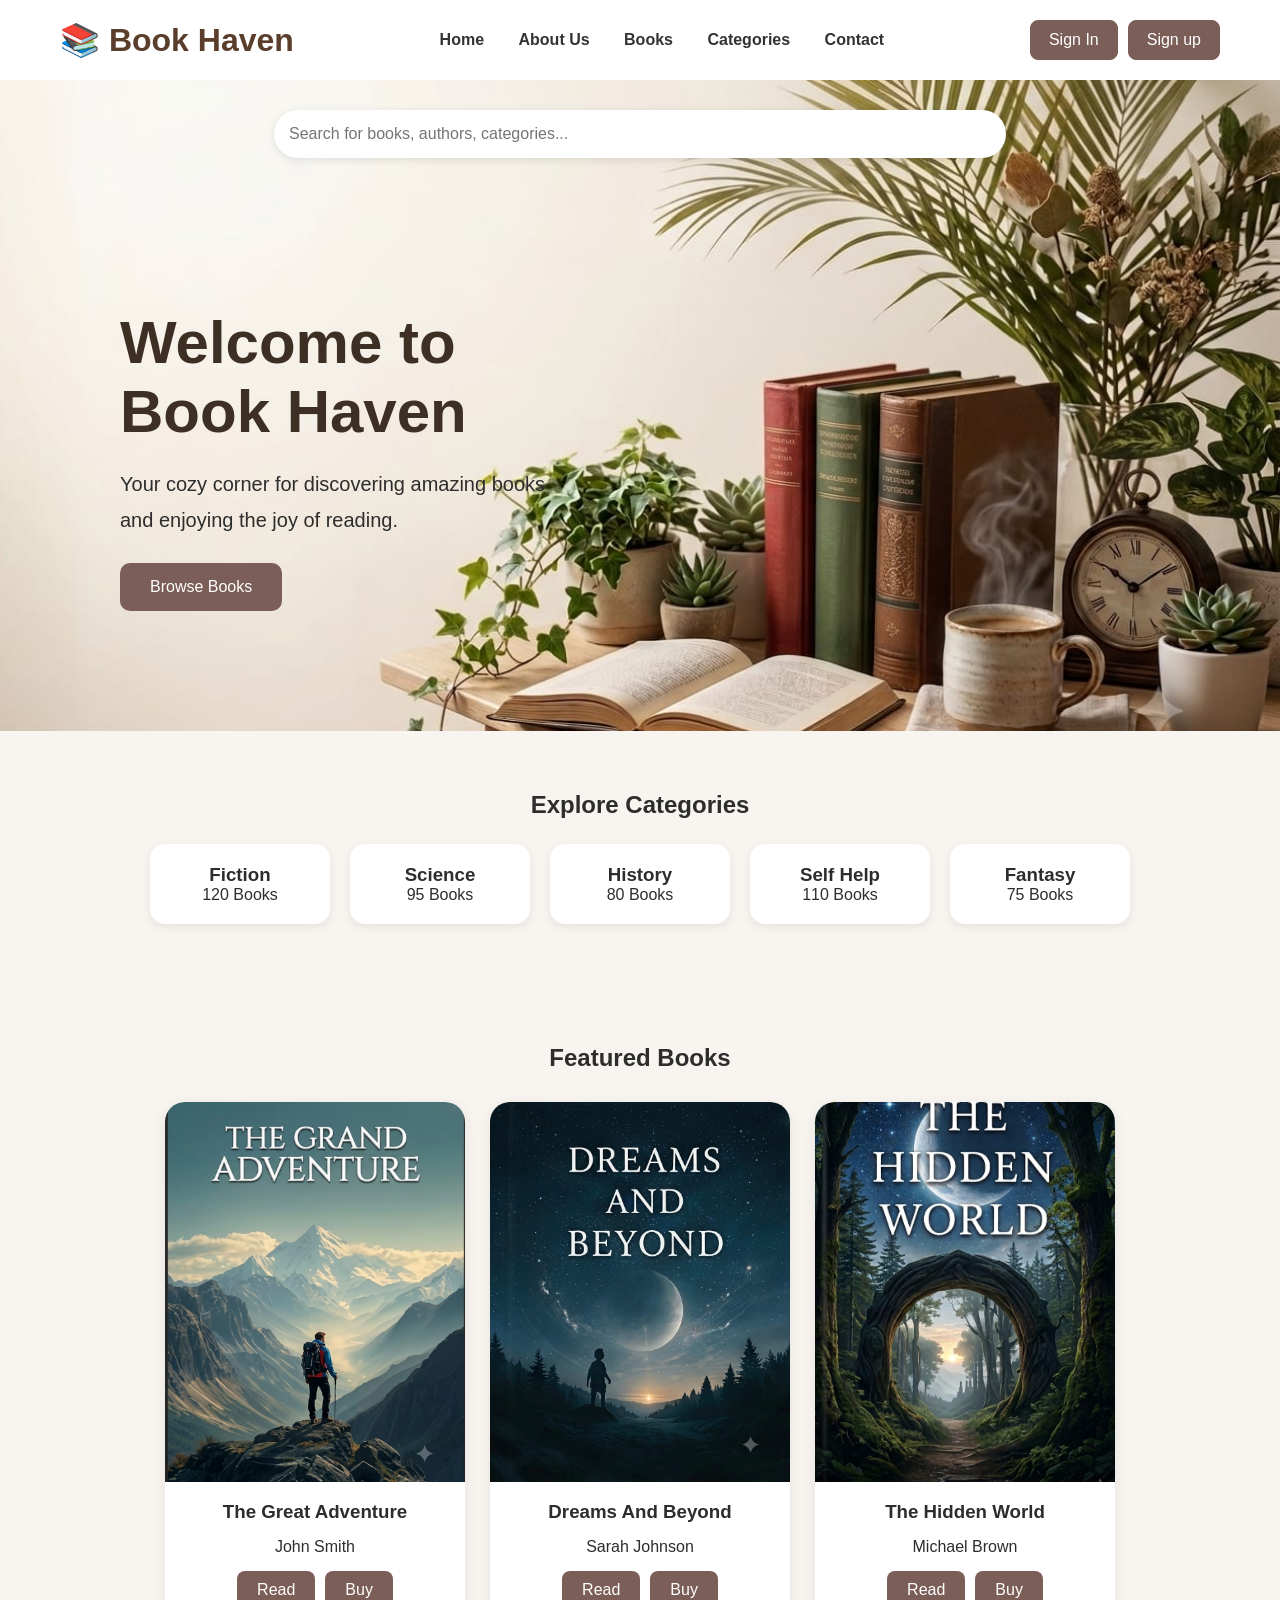
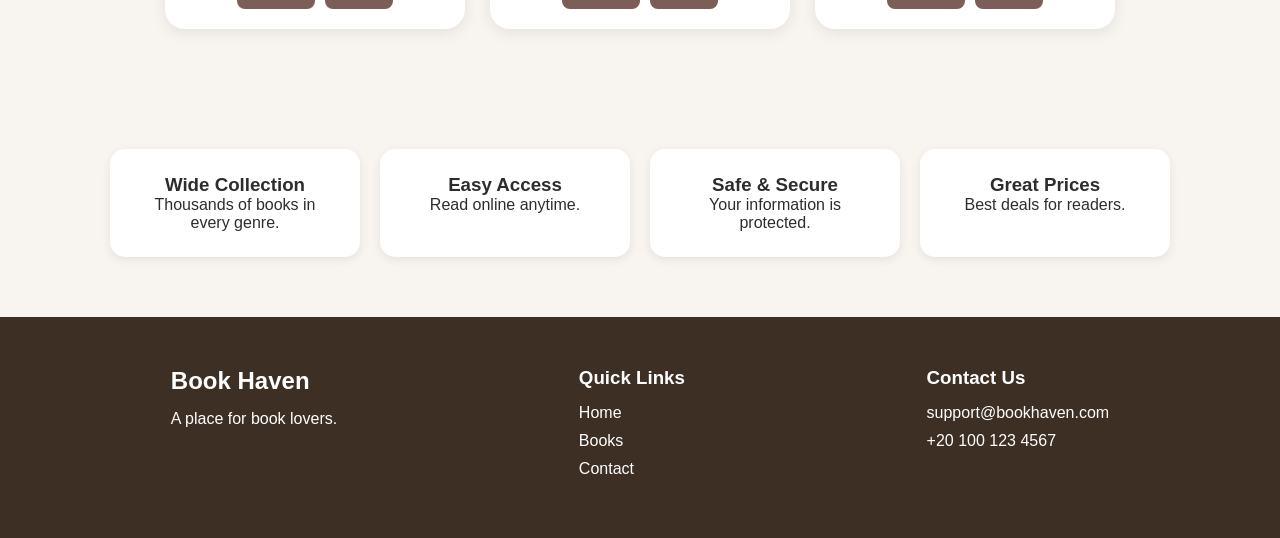
<file: index.html>
<!DOCTYPE html>
<html lang="en">
<head>
<meta charset="UTF-8">
<meta name="viewport" content="width=device-width, initial-scale=1.0">
<title>Book Haven</title>
<link rel="stylesheet" href="style.css">
</head>

<body>

<header>
    <div class="logo">
        <h1>📚 Book Haven</h1>
    </div>

    <nav>
        <a href="#Home">Home</a>
        <a href="#About Us">About Us</a>
        <a href="#Books">Books</a>
        <a href="#Categories">Categories</a>
        <a href="#Contact">Contact</a>
    </nav>

    <div class="auth">
        <a href="Sign in.html" class="btn-outline">Sign In</a>
        <a href="Sign up.html" class="btn-outline">Sign up</a>
    </div>
</header>

       <div class="img">

<section class="search">
    <input type="text"
    placeholder="Search for books, authors, categories...">
</section>

<section class="hero">

    <div class="hero-text" id="Home">
        <h2>Welcome to Book Haven</h2>

        <p>
            Your cozy corner for discovering amazing books<br>
            and enjoying the joy of reading.
        </p>

        <button class="browse-btn">
            Browse Books
        </button>
    </div>

   

</section>

        </div>

<section class="categories" id="About Us">

    <h2>Explore Categories</h2>

    <div class="category-container">

        <div class="category-card">
            <h3>Fiction</h3>
            <p>120 Books</p>
        </div>

        <div class="category-card">
            <h3>Science</h3>
            <p>95 Books</p>
        </div>

        <div class="category-card">
            <h3>History</h3>
            <p>80 Books</p>
        </div>

        <div class="category-card">
            <h3>Self Help</h3>
            <p>110 Books</p>
        </div>

        <div class="category-card">
            <h3>Fantasy</h3>
            <p>75 Books</p>
        </div>

    </div>

</section>

<section class="books" id="Books">

    <h2>Featured Books</h2>

    <div class="book-container">

        <div class="card">
            <img src="The grand.jpeg">
            <h3>The Great Adventure</h3>
            <p>John Smith</p>
            <div class="buttons">
                <a href="ReadDREAMS.html">Read</a>
                <a href="Buy.html">Buy</a>
            </div>
        </div>

        <div class="card">
            <img src="DREAMS.jpeg">
            <h3>Dreams And Beyond</h3>
            <p>Sarah Johnson</p>
            <div class="buttons">
                <a href="DREAMS.html">Read</a>
                <a href="Buy.html">Buy</a>
            </div>
        </div>

        <div class="card">
            <img src="THE HIDDEN.jpeg">
            <h3>The Hidden World</h3>
            <p>Michael Brown</p>
            <div class="buttons">
                <a href="HIDDEN.html">Read</a>
                <a href="Buy.html">Buy</a>
            </div>
        </div>

    </div>

</section>

<section class="features" id="Categories">

    <div class="feature">
        <h3>Wide Collection</h3>
        <p>Thousands of books in every genre.</p>
    </div>

    <div class="feature">
        <h3>Easy Access</h3>
        <p>Read online anytime.</p>
    </div>

    <div class="feature">
        <h3>Safe & Secure</h3>
        <p>Your information is protected.</p>
    </div>

    <div class="feature">
        <h3>Great Prices</h3>
        <p>Best deals for readers.</p>
    </div>

</section>
<section id="Contact">
<footer>

    <div>
        <h2>Book Haven</h2>
        <p>A place for book lovers.</p>
    </div>

    <div>
        <h3>Quick Links</h3>
        <p>Home</p>
        <p>Books</p>
        <p>Contact</p>
    </div>

    <div>
        <h3>Contact Us</h3>
        <p>support@bookhaven.com</p>
        <p>+20 100 123 4567</p>
    </div>

</footer>
</section>
</body>
</html>
</file>
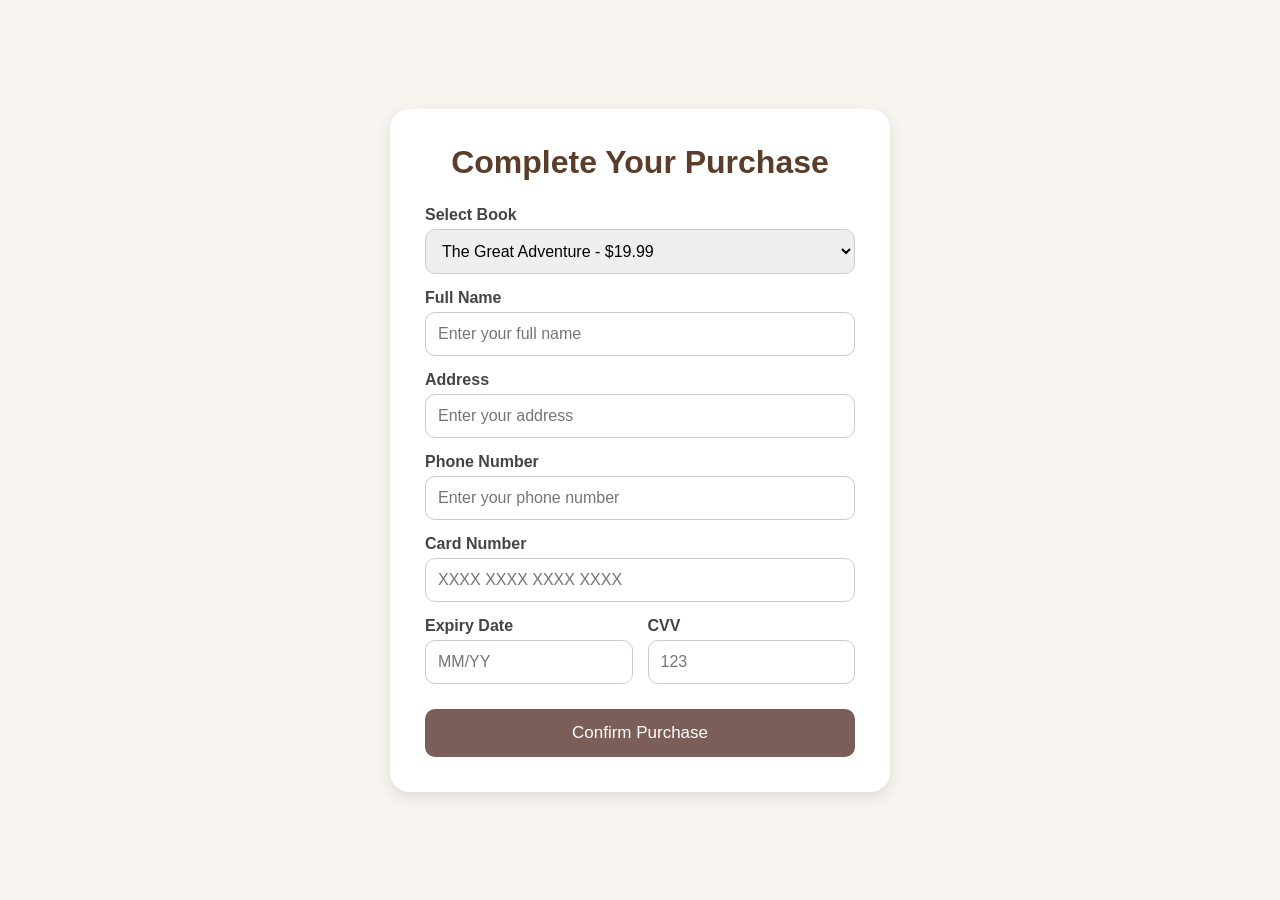
<file: Buy.html>
<!DOCTYPE html>
<html lang="en">
<head>
    <meta charset="UTF-8">
    <meta name="viewport" content="width=device-width, initial-scale=1.0">
    <title>Buy Book</title>
    <link rel="stylesheet" href="Buy.css">
</head>
<body>

<div class="container">

    <h1>Complete Your Purchase</h1>

    <form>

        <label>Select Book</label>

        <select>
            <option>The Great Adventure - $19.99</option>
            <option>Dreams And Beyond - $24.99</option>
            <option>The Hidden World - $29.99</option>
        </select>

        <label>Full Name</label>
        <input type="text" placeholder="Enter your full name">

        <label>Address</label>
        <input type="text" placeholder="Enter your address">

        <label>Phone Number</label>
        <input type="tel" placeholder="Enter your phone number">

        <label>Card Number</label>
        <input type="text" placeholder="XXXX XXXX XXXX XXXX">

        <div class="row">

            <div>
                <label>Expiry Date</label>
                <input type="text" placeholder="MM/YY">
            </div>

            <div>
                <label>CVV</label>
                <input type="text" placeholder="123">
            </div>

        </div>

        <button type="submit">Confirm Purchase</button>

    </form>

</div>

</body>
</html>
</file>
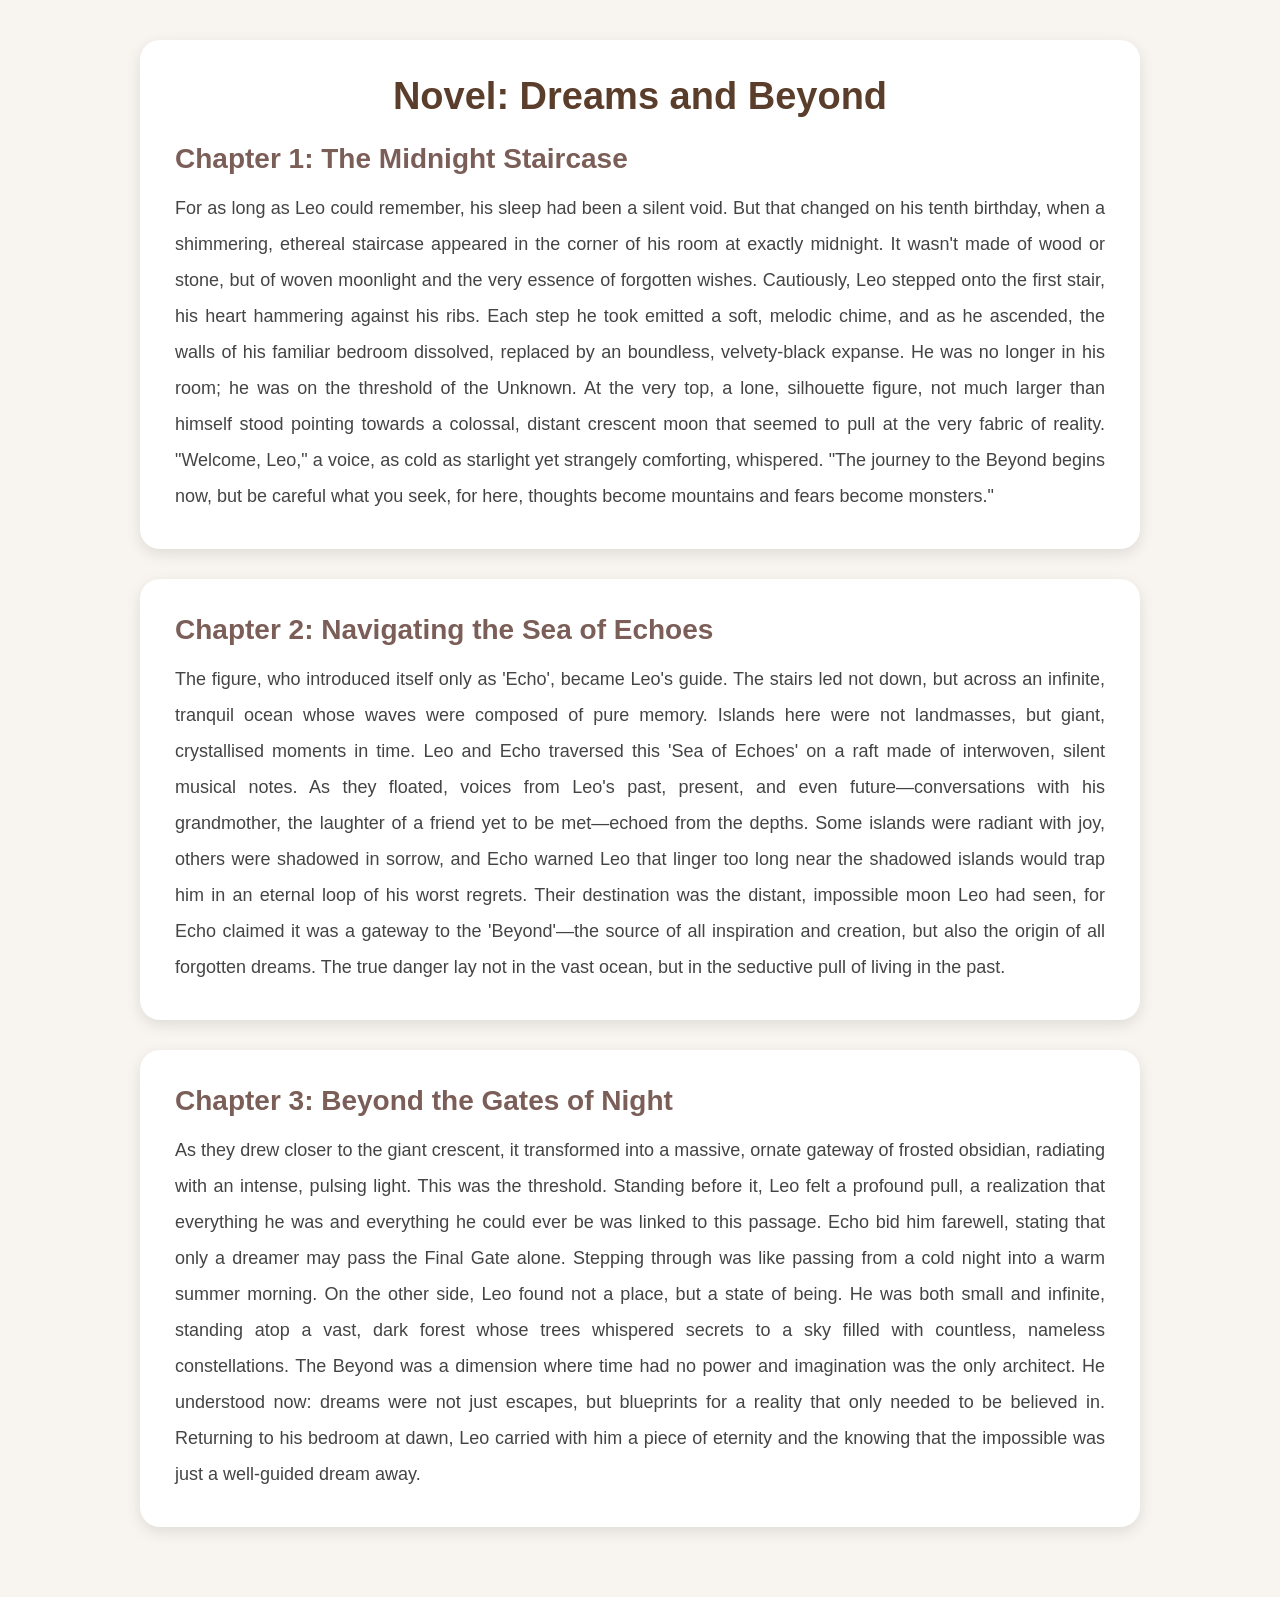
<file: DREAMS.html>
<!DOCTYPE html>
<html lang="en">
<head>
    <meta charset="UTF-8">
    <meta name="viewport" content="width=device-width, initial-scale=1.0">
    <title>Document</title>
     <link rel="stylesheet" href="Read.css">
</head>
<body>
    
      <div class="cards">

           <div class="card">  
                <h1>Novel: Dreams and Beyond</h1>
                  <h2>Chapter 1: The Midnight Staircase</h2>

                    <p>For as long as Leo could remember, his sleep had been a silent void.
                         But that changed on his tenth birthday, when a shimmering, ethereal staircase appeared in the corner of his room at exactly midnight. 
                         It wasn't made of wood or stone, but of woven moonlight and the very essence of forgotten wishes. Cautiously, Leo stepped onto the first stair,
                          his heart hammering against his ribs. Each step he took emitted a soft, melodic chime, and as he ascended, the walls of his familiar bedroom dissolved,
                           replaced by an boundless, velvety-black expanse. He was no longer in his room; he was on the threshold of the Unknown. At the very top, a lone, silhouette figure, not much larger than himself
                            stood pointing towards a colossal, distant crescent moon that seemed to pull at the very fabric of reality. "Welcome, Leo," a voice, as cold as starlight yet strangely comforting, whispered. "The journey to the Beyond begins now,
                             but be careful what you seek, for here, thoughts become mountains and fears become monsters."</p>

           </div>

             <div class="card">
                     
                  <h2>Chapter 2: Navigating the Sea of Echoes</h2>

                       <p>The figure, who introduced itself only as 'Echo', became Leo's guide. The stairs led not down,
                         but across an infinite, tranquil ocean whose waves were composed of pure memory. Islands here were not landmasses, 
                         but giant, crystallised moments in time. Leo and Echo traversed this 'Sea of Echoes' on a raft made of interwoven, silent musical notes.
                          As they floated, voices from Leo's past, present, and even future—conversations with his grandmother, the laughter of a friend yet to be met—echoed from the depths. 
                          Some islands were radiant with joy, others were shadowed in sorrow, and Echo warned Leo that linger too long near the shadowed islands would trap him in an eternal loop of his worst regrets. 
                          Their destination was the distant, impossible moon Leo had seen, for Echo claimed it was a gateway to the 'Beyond'—the source of all inspiration and creation, but also the origin of all forgotten dreams.
                           The true danger lay not in the vast ocean, but in the seductive pull of living in the past.</p>

             </div>

       <div class="card">

              <h2>Chapter 3: Beyond the Gates of Night</h2>

                 <p>As they drew closer to the giant crescent, it transformed into a massive, ornate gateway of frosted obsidian,
                     radiating with an intense, pulsing light. This was the threshold. Standing before it, Leo felt a profound pull, 
                     a realization that everything he was and everything he could ever be was linked to this passage. Echo bid him farewell,
                      stating that only a dreamer may pass the Final Gate alone. Stepping through was like passing from a cold night into a warm summer morning.
                       On the other side, Leo found not a place, but a state of being. He was both small and infinite, standing atop a vast, dark forest whose trees whispered secrets to a sky filled with countless,
                        nameless constellations. The Beyond was a dimension where time had no power and imagination was the only architect. He understood now: dreams were not just escapes,
                         but blueprints for a reality that only needed to be believed in. Returning to his bedroom at dawn, Leo carried with him a piece of eternity and the knowing that the impossible was just a well-guided dream away.
                        </p>

       </div>





      </div>


</body>
</html>
</file>
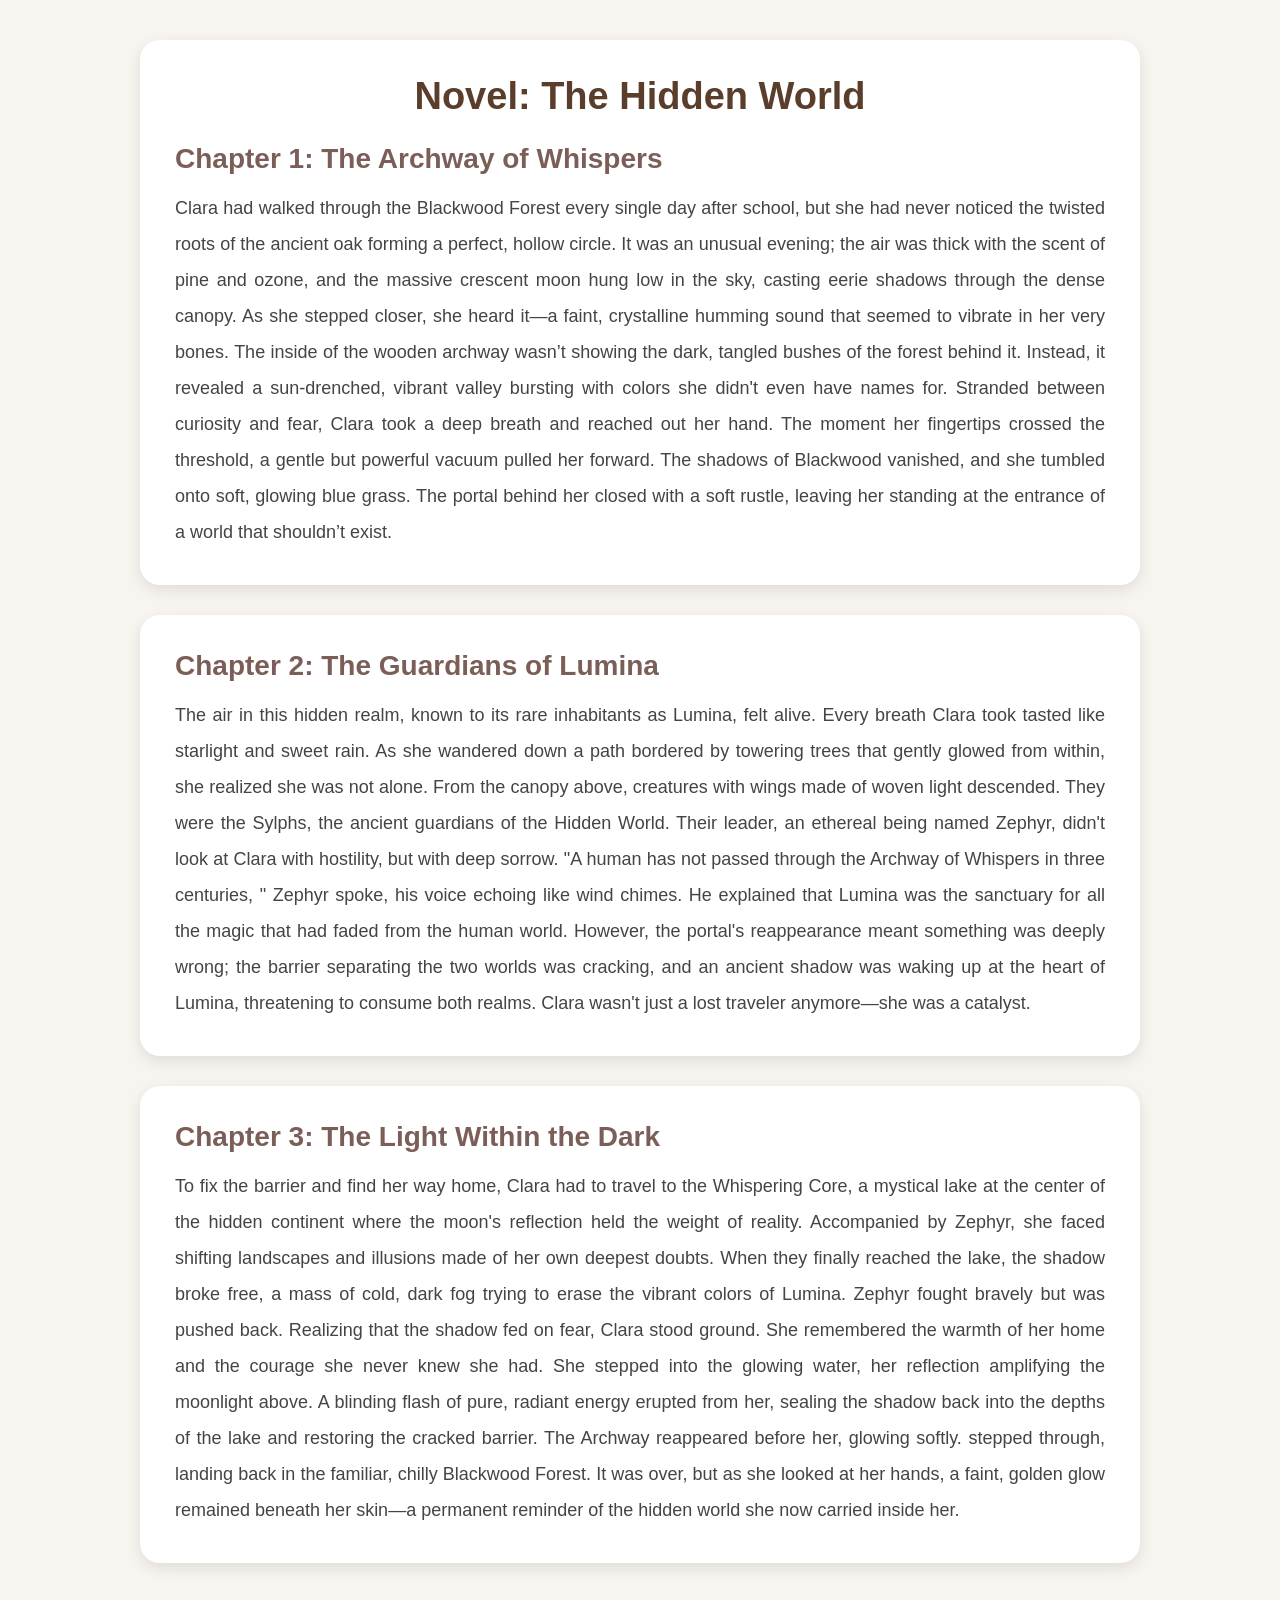
<file: HIDDEN.html>
<!DOCTYPE html>
<html lang="en">
<head>
    <meta charset="UTF-8">
    <meta name="viewport" content="width=device-width, initial-scale=1.0">
    <title>Document</title>
    <link rel="stylesheet" href="Read.css">
</head>
<body>
    
     <div class="cards">
         <div class="card">
              <h1>Novel: The Hidden World</h1>
                <h2>Chapter 1: The Archway of Whispers</h2>
                    <p>Clara had walked through the Blackwood Forest every single day after school,
                         but she had never noticed the twisted roots of the ancient oak forming a perfect, hollow circle.
                          It was an unusual evening; the air was thick with the scent of pine and ozone, and the massive crescent moon hung low in the sky,
                           casting eerie shadows through the dense canopy. As she stepped closer, she heard it—a faint, crystalline humming sound that seemed to vibrate in her very bones. 
                           The inside of the wooden archway wasn’t showing the dark, tangled bushes of the forest behind it. Instead, it revealed a sun-drenched, vibrant valley bursting with colors she didn't even have names for.
                            Stranded between curiosity and fear, Clara took a deep breath and reached out her hand. The moment her fingertips crossed the threshold, a gentle but powerful vacuum pulled her forward. The shadows of Blackwood vanished,
                             and she tumbled onto soft, glowing blue grass. The portal behind her closed with a soft rustle, leaving her standing at the entrance of a world that shouldn’t exist.
                            </p>

         </div>
   
         <div class="card">
                 <h2>Chapter 2: The Guardians of Lumina</h2>
                         <p>The air in this hidden realm, known to its rare inhabitants as Lumina, felt alive.
                             Every breath Clara took tasted like starlight and sweet rain. 
                             As she wandered down a path bordered by towering trees that gently glowed from within, 
                             she realized she was not alone. From the canopy above, creatures with wings made of woven light descended.
                              They were the Sylphs, the ancient guardians of the Hidden World. Their leader, an ethereal being named Zephyr,
                               didn't look at Clara with hostility, but with deep sorrow. "A human has not passed through the Archway of Whispers in three centuries,
                               " Zephyr spoke, his voice echoing like wind chimes. He explained that Lumina was the sanctuary for all the magic that had faded from the human world.
                                However, the portal's reappearance meant something was deeply wrong; the barrier separating the two worlds was cracking, and an ancient shadow was waking up at the heart of Lumina, 
                                threatening to consume both realms. Clara wasn't just a lost traveler anymore—she was a catalyst.
                            </p>

         </div>

         <div class="card">
                  
             <h2>Chapter 3: The Light Within the Dark</h2>
                <p>To fix the barrier and find her way home, Clara had to travel to the Whispering Core,
                     a mystical lake at the center of the hidden continent where the moon's reflection held the weight of reality.
                      Accompanied by Zephyr, she faced shifting landscapes and illusions made of her own deepest doubts. When they finally reached the lake, 
                      the shadow broke free, a mass of cold, dark fog trying to erase the vibrant colors of Lumina. Zephyr fought bravely but was pushed back. Realizing that the shadow fed on fear,
                       Clara stood ground. She remembered the warmth of her home and the courage she never knew she had. She stepped into the glowing water, her reflection amplifying the moonlight above.
                        A blinding flash of pure, radiant energy erupted from her, sealing the shadow back into the depths of the lake and restoring the cracked barrier. The Archway reappeared before her, glowing softly. 
                         stepped through, landing back in the familiar, chilly Blackwood Forest. It was over, but as she looked at her hands, a faint, golden glow remained beneath her skin—a permanent reminder of the hidden world she now carried inside her.
                        </p>

         </div>



     </div>





</body>
</html>
</file>
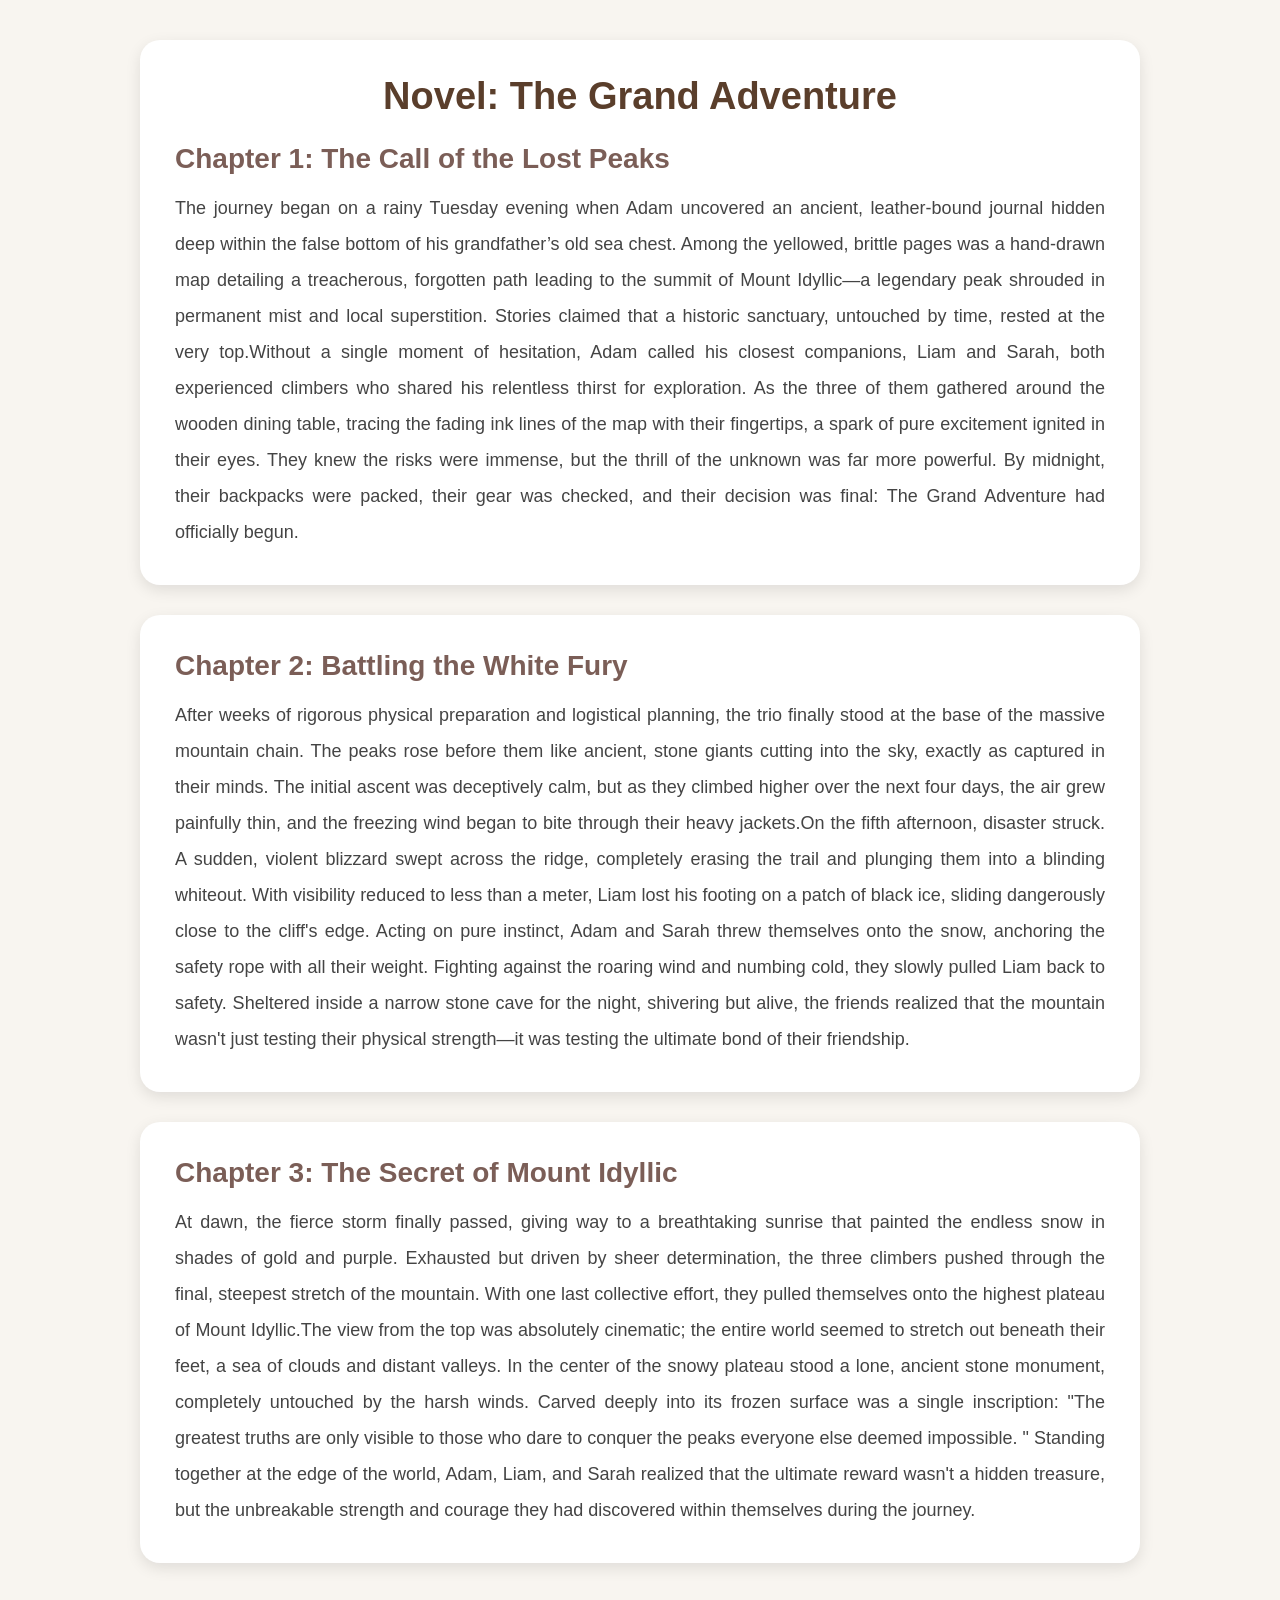
<file: ReadDREAMS.html>
<!DOCTYPE html>
<html lang="en">
<head>
    <meta charset="UTF-8">
    <meta name="viewport" content="width=device-width, initial-scale=1.0">
    <title>Document</title>
     <link rel="stylesheet" href="Read.css">


</head>
<body>
    <div class="cards">
    <div class="card">
    <h1>Novel: The Grand Adventure</h1>

        <h2>Chapter 1: The Call of the Lost Peaks</h2>
                 <p>The journey began on a rainy Tuesday evening when Adam uncovered an ancient, leather-bound journal hidden deep within the false bottom of his grandfather’s old sea chest.
                     Among the yellowed, brittle pages was a hand-drawn map detailing a treacherous, forgotten path leading to the summit of Mount Idyllic—a legendary peak shrouded in permanent mist and local superstition.
                    Stories claimed that a historic sanctuary, untouched by time, rested at the very top.
                    ​Without a single moment of hesitation, Adam called his closest companions, Liam and Sarah, both experienced climbers who shared his relentless thirst for exploration. As the three of them gathered around the wooden dining table, 
                   tracing the fading ink lines of the map with their fingertips, a spark of pure excitement ignited in their eyes. They knew the risks were immense, but the thrill of the unknown was far more powerful. By midnight, their backpacks were packed,
                    their gear was checked, and their decision was final: The Grand Adventure had officially begun.</p>

    </div>

            <div class="card">
                   <h2>Chapter 2: Battling the White Fury</h2>

                         <p>After weeks of rigorous physical preparation and logistical planning, the trio finally stood at the base of the massive mountain chain.
                             The peaks rose before them like ancient, stone giants cutting into the sky, exactly as captured in their minds. The initial ascent was deceptively calm,
                              but as they climbed higher over the next four days, the air grew painfully thin, and the freezing wind began to bite through their heavy jackets.
                                ​On the fifth afternoon, disaster struck. A sudden, violent blizzard swept across the ridge, completely erasing the trail and plunging them into a blinding whiteout.
                                 With visibility reduced to less than a meter, Liam lost his footing on a patch of black ice, sliding dangerously close to the cliff's edge. Acting on pure instinct, 
                                 Adam and Sarah threw themselves onto the snow, anchoring the safety rope with all their weight. Fighting against the roaring wind and numbing cold, they slowly pulled Liam back to safety. 
                                 Sheltered inside a narrow stone cave for the night, shivering but alive, the friends realized that the mountain wasn't just testing their physical strength—it was testing the ultimate bond of their friendship.
                         </p>

            </div>


      <div class="card">

               <h2>Chapter 3: The Secret of Mount Idyllic</h2>
                      <p>​At dawn, the fierce storm finally passed, giving way to a breathtaking sunrise that painted the endless snow in shades of gold and purple. 
                          Exhausted but driven by sheer determination, the three climbers pushed through the final, steepest stretch of the mountain. With one last collective effort,
                            they pulled themselves onto the highest plateau of Mount Idyllic.
                              ​The view from the top was absolutely cinematic; the entire world seemed to stretch out beneath their feet, a sea of clouds and distant valleys. 
                              In the center of the snowy plateau stood a lone, ancient stone monument, completely untouched by the harsh winds.
                               Carved deeply into its frozen surface was a single inscription: "The greatest truths are only visible to those who dare to conquer the peaks everyone else deemed impossible.
                                " Standing together at the edge of the world, Adam, Liam, and Sarah realized that the ultimate reward wasn't a hidden treasure, but the unbreakable strength and courage they had discovered within themselves during the journey.
                        </p>


      </div>
</div>
 

</body>
</html>
</file>
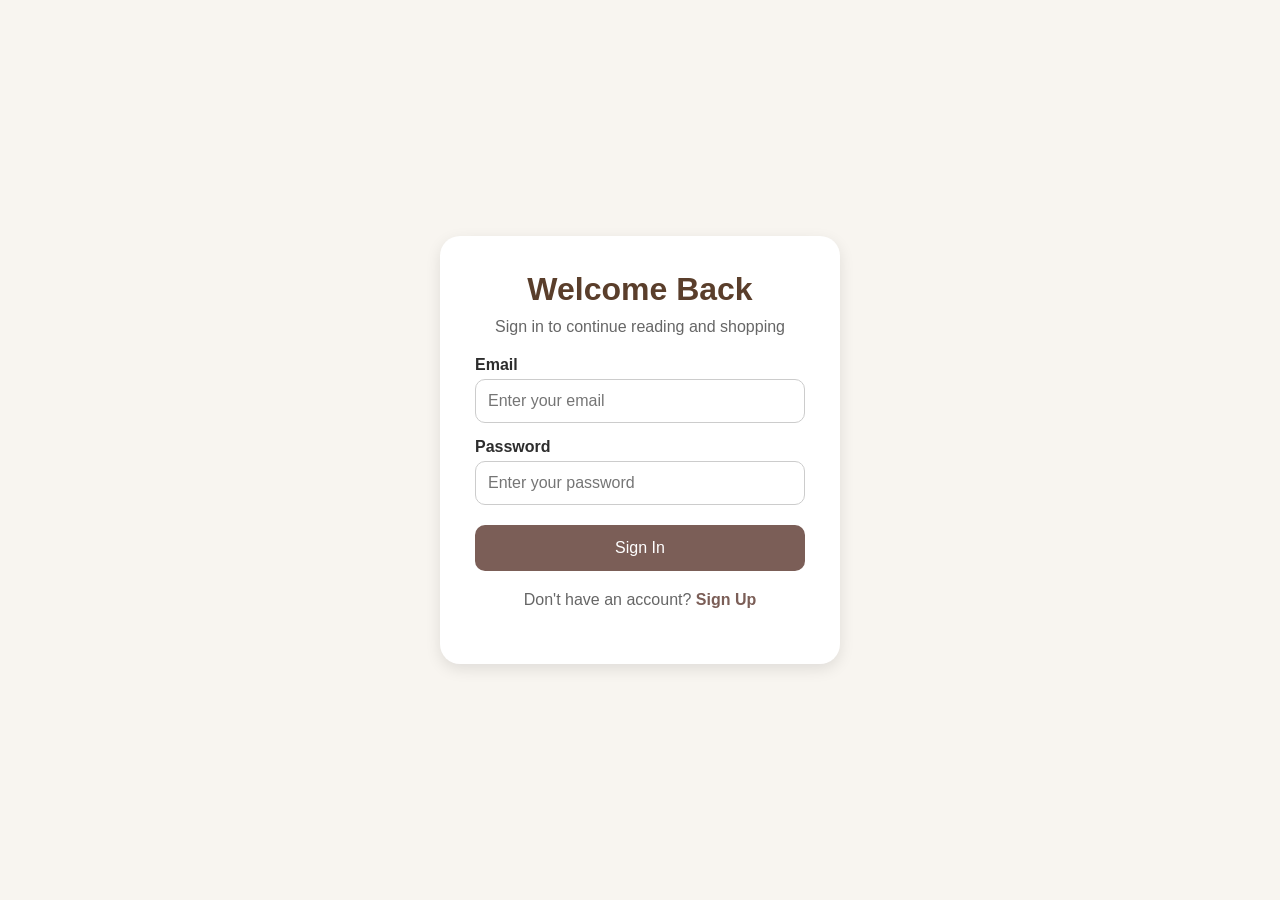
<file: Sign in.html>
<!DOCTYPE html>
<html lang="en">
<head>
    <meta charset="UTF-8">
    <meta name="viewport" content="width=device-width, initial-scale=1.0">
    <title>Sign In</title>
    <link rel="stylesheet" href="Sign in.css">
    <link rel="stylesheet" href="style.css">
</head>
</head>
<body>

<div class="container">

    <h1>Welcome Back</h1>
    <p>Sign in to continue reading and shopping</p>

    <form>

        <label>Email</label>
        <input type="email" placeholder="Enter your email">

        <label>Password</label>
        <input type="password" placeholder="Enter your password">

        <button type="submit">Sign In</button>

    </form>

    <p class="account">
        Don't have an account?
        <a href="Sign up.html">Sign Up</a>
    </p>

</div>

</body>
</html>
</file>
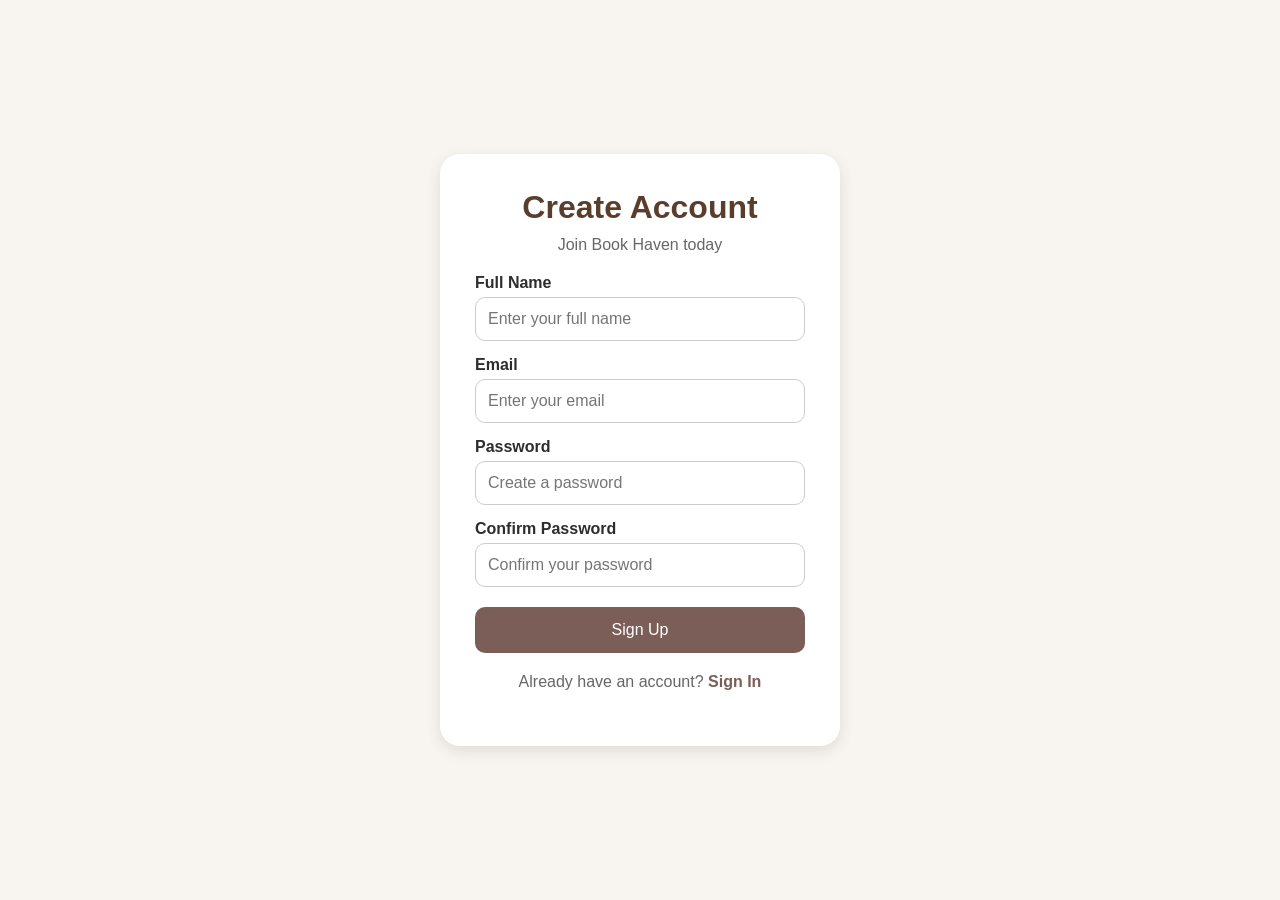
<file: Sign up.html>
<!DOCTYPE html>
<html lang="en">
<head>
    <meta charset="UTF-8">
    <meta name="viewport" content="width=device-width, initial-scale=1.0">
    <title>Sign Up</title>
    <link rel="stylesheet" href="Sign up.css">
    <link rel="stylesheet" href="style.css">
</head>
</head>
<body>

    <div class="container">

        <h1>Create Account</h1>

        <p>Join Book Haven today</p>

        <form>

            <label>Full Name</label>
            <input type="text" placeholder="Enter your full name">

            <label>Email</label>
            <input type="email" placeholder="Enter your email">

            <label>Password</label>
            <input type="password" placeholder="Create a password">

            <label>Confirm Password</label>
            <input type="password" placeholder="Confirm your password">

            <button type="submit">Sign Up</button>

        </form>

        <p class="account">
            Already have an account?
            <a href="Sign in.html">Sign In</a>
        </p>

    </div>

</body>
</html>
</file>
<file: style.css>
*{
    margin: 0;
    padding: 0;
    box-sizing: border-box;
}

html{
    scroll-behavior: smooth;
}

body{
    font-family: Arial, sans-serif;
    background-color: #f8f5f0;
    color: #2d2d2d;
}

/* Navbar */

header{
    display: flex;
    justify-content: space-between;
    align-items: center;
    padding: 20px 60px;
    background-color: #fff;
    box-shadow: 0 2px 10px rgba(0,0,0,0.08);
   
}

.logo h1{
    color: #5a3e2b;
}

nav a{
    text-decoration: none;
    margin: 0 15px;
    color: #333;
    font-weight: 600;
}

nav a:hover{
    color: #7b5e57;
}

.auth{
    display: flex;
    gap: 10px;
}

.btn{
    background-color: #7b5e57;
    color: white;
    border: none;
    padding: 10px 18px;
    border-radius: 8px;
    cursor: pointer;
    text-decoration: none;
    display: inline-block;
}

.btn-outline{
    background-color: #7b5e57;
    border: 1px solid #7b5e57;
    color: #fff;
    padding: 10px 18px;
    border-radius: 8px;
    cursor: pointer;
    text-decoration: none;
    display: inline-block;
}

/* Search */

.img{

     background-image: url(image.jpeg);
    background-size: cover;
    background-position: center;
    background-repeat: no-repeat;  

}

.search{
    display: flex;
    justify-content: center;
    padding: 30px;
}

.search input{
    width: 60%;
    padding: 15px;
    border: none;
    border-radius: 30px;
    box-shadow: 0 2px 8px rgba(0,0,0,0.1);
    font-size: 16px;
}

/* Hero */

.hero{
    display: flex;
    justify-content: space-between;
    align-items: center;
    padding: 120px;
}

.hero-text{
    width: 45%;
}

.hero-text h2{
    font-size: 60px;
    color: #3e2f24;
    margin-bottom: 20px;
}

.hero-text p{
    font-size: 20px;
    line-height: 1.8;
    margin-bottom: 25px;
}

.browse-btn{
    background-color: #7b5e57;
    color: white;
    border: none;
    padding: 15px 30px;
    border-radius: 10px;
    cursor: pointer;
    font-size: 16px;
}



/* Categories */

.categories{
    padding: 60px;
}

.categories h2{
    margin-bottom: 25px;
    text-align: center;
}

.category-container{
    display: flex;
    flex-wrap: wrap;
    gap: 20px;
    text-align: center;
    justify-content: center;
}

.category-card{
    background-color: white;
    padding: 20px;
    width: 180px;
    text-align: center;
    border-radius: 15px;
    box-shadow: 0 3px 10px rgba(0,0,0,0.08);

    
}

.category-card:hover{
    transform: translateY(-5px);
    transition: .3s;
}

/* Books */

.books{
    padding: 60px;
}

.books h2{
    margin-bottom: 30px;
    text-align: center;
}

.book-container{
    display: flex;
    justify-content: center;
    gap: 25px;
    flex-wrap: wrap;
}

.card{
    width: 300px;
    background-color: white;
    border-radius: 20px;
    overflow: hidden;
    box-shadow: 0 4px 15px rgba(0,0,0,0.08);
    transition: .3s;
}

.card:hover{
    transform: translateY(-10px);
}

.card img{
    width: 100%;
    height: 380px;
    object-fit: cover;
    

}

.card h3{
    padding: 15px;
    text-align: center;
}

.card p{
    padding: 0 15px 15px;
    text-align: center;
}

.buttons{
    display: flex;
    justify-content: center;
    gap: 10px;
    padding-bottom: 20px;
}

.buttons a{
    text-decoration: none;
    background-color: #7b5e57;
    color: white;
    padding: 10px 20px;
    border-radius: 8px;
}

.buttons a:hover{
    background-color: #5a3e2b;
}

/* Features */

.features{
    display: flex;
    justify-content: center;
    gap: 20px;
    flex-wrap: wrap;
    padding: 60px;
}

.feature{
    width: 250px;
    background-color: white;
    padding: 25px;
    border-radius: 15px;
    text-align: center;
    box-shadow: 0 3px 10px rgba(0,0,0,0.08);
}

/* Footer */

footer{
    background-color: #3e2f24;
    color: white;
    padding: 50px;
    display: flex;
    justify-content: space-around;
    flex-wrap: wrap;
}

footer h2,
footer h3{
    margin-bottom: 15px;
}

footer p{
    margin-bottom: 10px;
}

/* Responsive */

@media(max-width:768px){

header{
    flex-direction: column;
    gap: 20px;
}

nav{
    display: flex;
    flex-wrap: wrap;
    justify-content: center;
}

.hero{
    flex-direction: column;
    text-align: center;
}

.hero-text{
    width: 100%;
    margin-bottom: 30px;
}

.hero-image img{
    width: 100%;
}

.search input{
    width: 90%;
}
}
</file>
<file: Buy.css>
*{
    margin: 0;
    padding: 0;
    box-sizing: border-box;
}

body{
    font-family: Arial, sans-serif;
    background-color: #f8f5f0;
    display: flex;
    justify-content: center;
    align-items: center;
    min-height: 100vh;
}

.container{
    width: 500px;
    background-color: white;
    padding: 35px;
    border-radius: 20px;
    box-shadow: 0 5px 15px rgba(0,0,0,0.1);
}

.container h1{
    text-align: center;
    color: #5a3e2b;
    margin-bottom: 25px;
}

label{
    display: block;
    margin-top: 15px;
    margin-bottom: 5px;
    color: #444;
    font-weight: bold;
}

input,
select{
    width: 100%;
    padding: 12px;
    border: 1px solid #ccc;
    border-radius: 10px;
    font-size: 16px;
}

.row{
    display: flex;
    gap: 15px;
}

.row div{
    flex: 1;
}

button{
    width: 100%;
    margin-top: 25px;
    padding: 14px;
    border: none;
    border-radius: 10px;
    background-color: #7b5e57;
    color: white;
    font-size: 17px;
    cursor: pointer;
    transition: .3s;
}

button:hover{
    background-color: #5a3e2b;
}

@media(max-width:600px){

    .container{
        width: 90%;
    }

    .row{
        flex-direction: column;
    }

}
</file>
<file: Read.css>
*{
    margin: 0;
    padding: 0;
    box-sizing: border-box;
}

body{
    background-color: #f8f5f0;
    font-family: Arial, sans-serif;
    padding: 40px;
}

.cards{
    max-width: 1000px;
    margin: auto;
}

.card{
    background-color: white;
    padding: 35px;
    margin-bottom: 30px;
    border-radius: 20px;
    box-shadow: 0 5px 15px rgba(0,0,0,0.1);
    transition: 0.3s;
}

.card:hover{
    transform: translateY(-8px);
}

.card h1{
    text-align: center;
    color: #5a3e2b;
    margin-bottom: 25px;
    font-size: 38px;
}

.card h2{
    color: #7b5e57;
    margin-bottom: 15px;
    font-size: 28px;
}

.card p{
    color: #444;
    line-height: 2;
    font-size: 18px;
    text-align: justify;
}

/* Mobile */

@media(max-width:768px){

    body{
        padding: 20px;
    }

    .card{
        padding: 20px;
    }

    .card h1{
        font-size: 28px;
    }

    .card h2{
        font-size: 22px;
    }

    .card p{
        font-size: 16px;
    }

}
</file>
<file: Sign in.css>
*{
    margin:0;
    padding:0;
    box-sizing:border-box;
}

body{
    font-family: Arial, sans-serif;
    background-color:#f8f5f0;
    display:flex;
    justify-content:center;
    align-items:center;
    min-height:100vh;
}

.container{
    background:white;
    width:400px;
    padding:35px;
    border-radius:20px;
    box-shadow:0 5px 15px rgba(0,0,0,0.1);
}

.container h1{
    text-align:center;
    color:#5a3e2b;
    margin-bottom:10px;
}

.container p{
    text-align:center;
    color:#666;
    margin-bottom:20px;
}

label{
    display:block;
    margin-top:15px;
    margin-bottom:5px;
    font-weight:bold;
}

input{
    width:100%;
    padding:12px;
    border:1px solid #ccc;
    border-radius:10px;
    font-size:16px;
}

button{
    width:100%;
    padding:14px;
    margin-top:20px;
    border:none;
    border-radius:10px;
    background:#7b5e57;
    color:white;
    font-size:16px;
    cursor:pointer;
}

button:hover{
    background:#5a3e2b;
}

.account{
    margin-top:20px;
}

.account a{
    text-decoration:none;
    color:#7b5e57;
    font-weight:bold;
}

@media(max-width:500px){
    .container{
        width:90%;
    }
}
</file>
<file: Sign up.css>
*{
    margin:0;
    padding:0;
    box-sizing:border-box;
}

body{
    font-family: Arial, sans-serif;
    background-color:#f8f5f0;
    display:flex;
    justify-content:center;
    align-items:center;
    min-height:100vh;
}

.container{
    background:white;
    width:400px;
    padding:35px;
    border-radius:20px;
    box-shadow:0 5px 15px rgba(0,0,0,0.1);
}

.container h1{
    text-align:center;
    color:#5a3e2b;
    margin-bottom:10px;
}

.container p{
    text-align:center;
    color:#666;
    margin-bottom:20px;
}

label{
    display:block;
    margin-top:15px;
    margin-bottom:5px;
    font-weight:bold;
}

input{
    width:100%;
    padding:12px;
    border:1px solid #ccc;
    border-radius:10px;
    font-size:16px;
}

button{
    width:100%;
    padding:14px;
    margin-top:20px;
    border:none;
    border-radius:10px;
    background:#7b5e57;
    color:white;
    font-size:16px;
    cursor:pointer;
}

button:hover{
    background:#5a3e2b;
}

.account{
    margin-top:20px;
}

.account a{
    text-decoration:none;
    color:#7b5e57;
    font-weight:bold;
}

@media(max-width:500px){
    .container{
        width:90%;
    }
}
</file>
